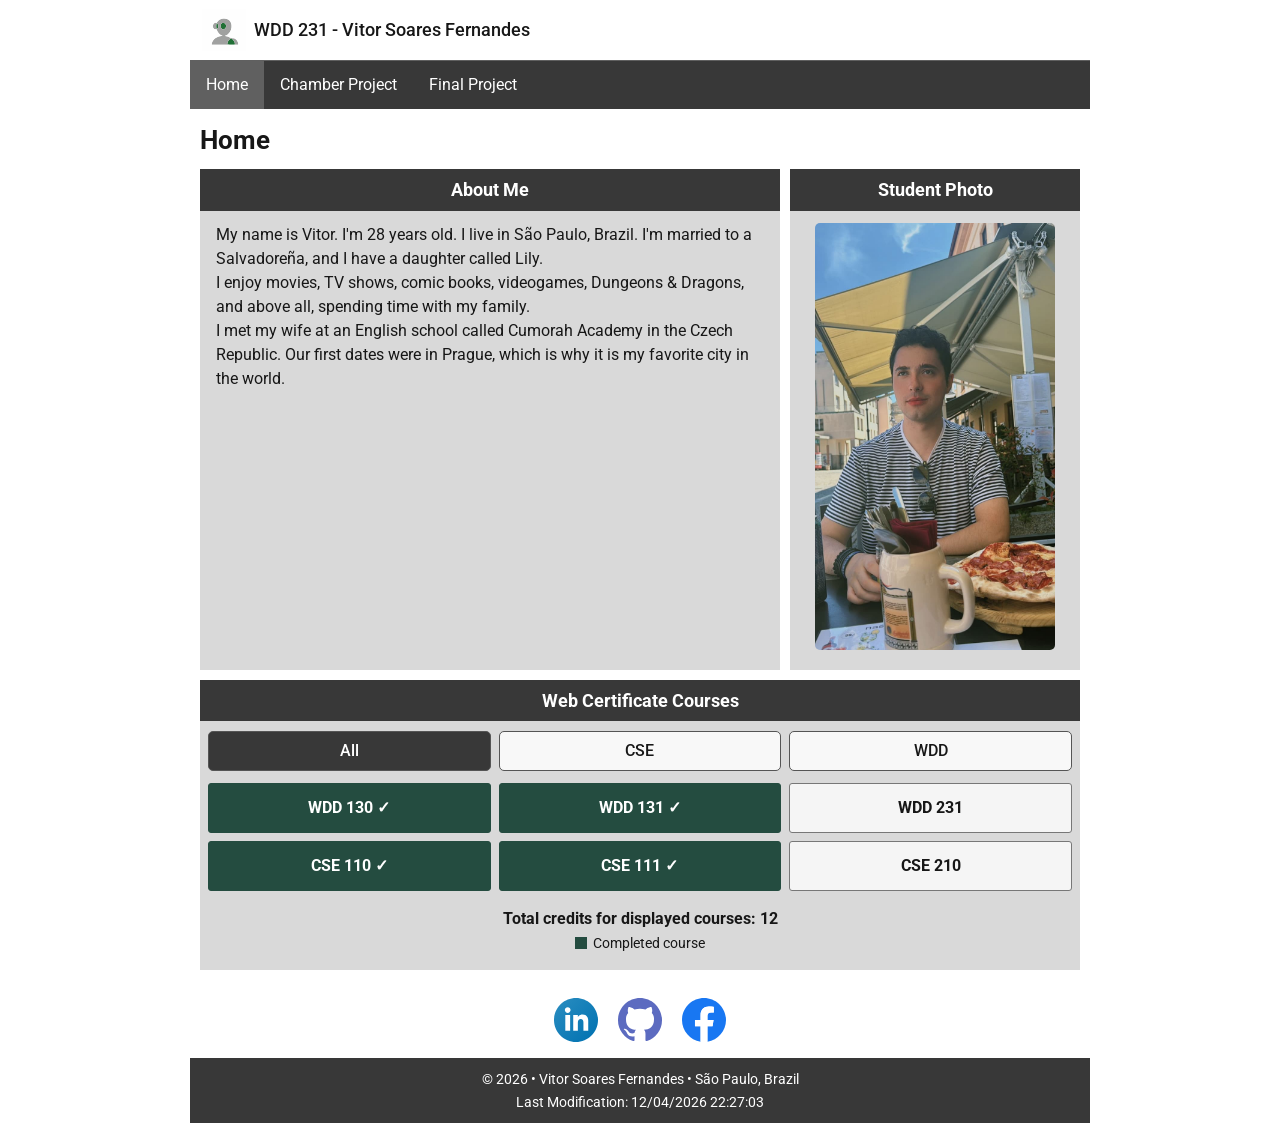
<file: index.html>
<!DOCTYPE html>
<html lang="en">

<head>
    <meta charset="UTF-8">
    <meta name="viewport" content="width=device-width, initial-scale=1.0">
    <meta name="author" content="Vitor Soares Fernandes">
    <meta name="description"
        content="WDD 231 course homepage featuring Vitor Soares Fernandes, web development projects, and a filterable list of Web and Computer Programming certificate courses.">
    <title>WDD 231 | Vitor Soares Fernandes</title>
    <link rel="preconnect" href="https://fonts.googleapis.com">
    <link rel="preconnect" href="https://fonts.gstatic.com" crossorigin>
    <link href="https://fonts.googleapis.com/css2?family=Roboto:wght@400;500;700&display=swap" rel="stylesheet">
    <link rel="stylesheet" href="styles/normalize.css">
    <link rel="stylesheet" href="styles/small.css">
    <link rel="stylesheet" href="styles/larger.css">
    <script src="scripts/navigation.js" defer></script>
    <script src="scripts/course.js" defer></script>
</head>

<body>
    <header>
        <img src="images/user.svg" alt="Site logo" width="44" height="44">
        <span>WDD 231 - Vitor Soares Fernandes</span>
        <button type="button" id="nav-button" class="hamburger" aria-label="Toggle navigation" aria-controls="nav-bar"
            aria-expanded="false"></button>
    </header>
    <nav id="nav-bar" class="navigation" aria-label="Main navigation">
        <ul>
            <li class="current"><a href="index.html" aria-current="page">Home</a></li>
            <li><a href="#">Chamber Project</a></li>
            <li><a href="#">Final Project</a></li>
        </ul>
    </nav>
    <main>
        <h1>Home</h1>
        <section class="about-me">
            <h2>About Me</h2>
            <p>My name is Vitor. I'm 28 years old. I live in São Paulo, Brazil. I'm married to a Salvadoreña, and I have
                a daughter called Lily.<br>
                I enjoy movies, TV shows, comic books, videogames, Dungeons &amp; Dragons, and above all, spending time
                with my family.<br>
                I met my wife at an English school called Cumorah Academy in the Czech Republic. Our first dates were in
                Prague, which is why it is my favorite city in the world.</p>
        </section>
        <section class="photo">
            <h2>Student Photo</h2>
            <img src="images/profile.jpg" alt="Portrait of Vitor" width="240" height="300">
        </section>
        <section class="course">
            <h2>Web Certificate Courses</h2>
            <div class="course-filters" role="group" aria-label="Filter courses by subject">
                <button type="button" class="filter-button active" data-filter="all" aria-pressed="true">All</button>
                <button type="button" class="filter-button" data-filter="CSE" aria-pressed="false">CSE</button>
                <button type="button" class="filter-button" data-filter="WDD" aria-pressed="false">WDD</button>
            </div>
            <div id="course-list" class="course-list" aria-live="polite"></div>
            <p class="course-total" id="course-total">Total credits: 0</p>
            <p class="course-legend"><span class="legend-indicator" aria-hidden="true"></span> Completed course</p>
        </section>
    </main>
    <footer>
        <div class="social-media">
            <a href="https://www.linkedin.com/in/vitor-s-fenandes/" aria-label="LinkedIn profile">
                <img src="images/linkedin.svg" alt="" width="44" height="44">
            </a>
            <a href="https://github.com/vitorsfernandes-br" aria-label="GitHub profile">
                <img src="images/github.svg" alt="" width="44" height="44">
            </a>
            <a href="https://www.facebook.com/" aria-label="Facebook">
                <img src="images/facebook.svg" alt="" width="44" height="44">
            </a>
        </div>
        <div class="footer-info">
            <p>&copy; <span id="currentyear"></span> • Vitor Soares Fernandes • São Paulo, Brazil</p>
            <p>Last Modification: <span id="lastModified"></span></p>
        </div>
    </footer>
</body>

</html>
</file>
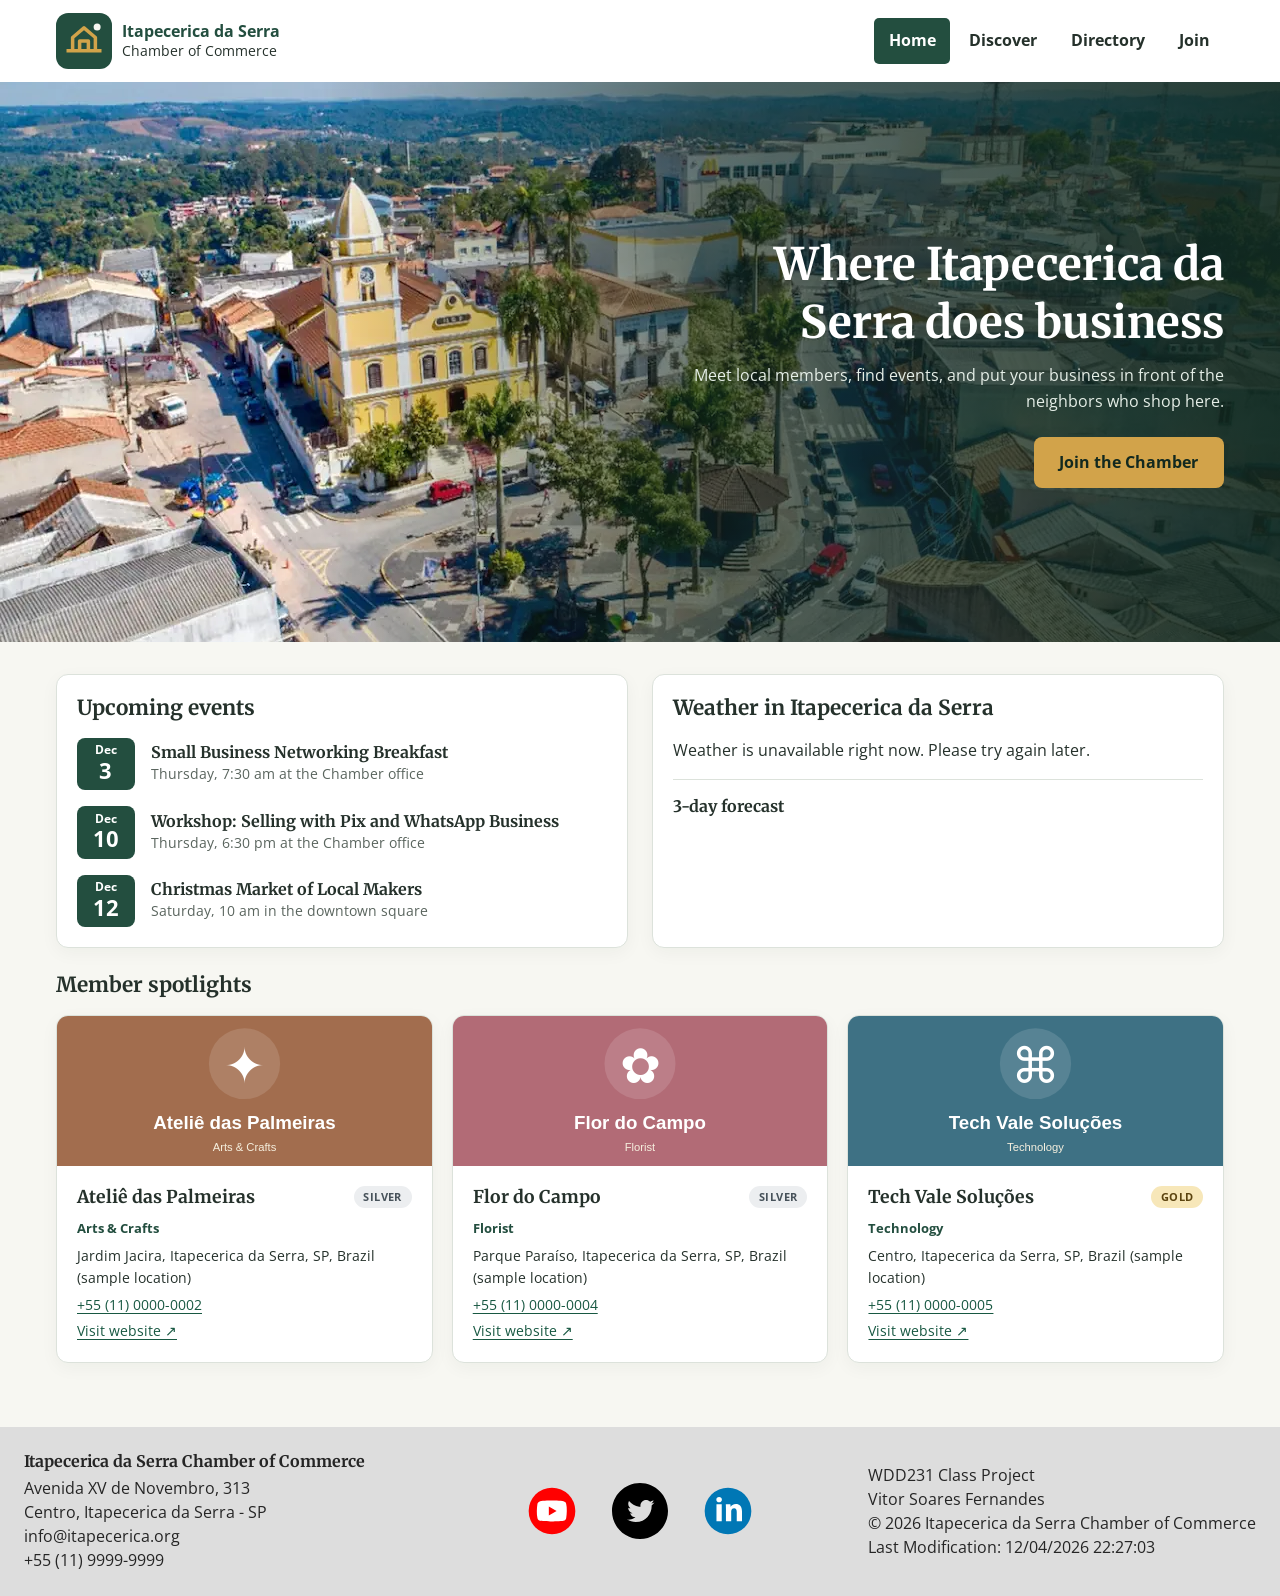
<file: chamber/index.html>
<!DOCTYPE html>
<html lang="en">

<head>
  <meta charset="UTF-8">
  <meta name="viewport" content="width=device-width, initial-scale=1.0">
  <meta name="author" content="Vitor Soares Fernandes">
  <meta name="description"
    content="Welcome to the Itapecerica da Serra Chamber of Commerce. Find local events, check the weather, meet featured members, and join the chamber.">
  <meta property="og:type" content="website">
  <meta property="og:title" content="Itapecerica da Serra Chamber of Commerce">
  <meta property="og:description"
    content="Local events, member spotlights, and ways to grow your business in Itapecerica da Serra, São Paulo.">
  <meta property="og:image" content="https://vitorsfernandes-br.github.io/wdd231/chamber/images/social-preview.jpg">
  <meta property="og:image:width" content="1200">
  <meta property="og:image:height" content="630">
  <meta property="og:image:type" content="image/jpg">
  <meta property="og:url" content="https://vitorsfernandes-br.github.io/wdd231/chamber/index.html">
  <link rel="icon" type="image/svg+xml" href="images/favicon.svg">
  <link rel="preconnect" href="https://fonts.googleapis.com">
  <link rel="preconnect" href="https://fonts.gstatic.com" crossorigin>
  <link
    href="https://fonts.googleapis.com/css2?family=Merriweather:wght@700&family=Open+Sans:wght@400;500;600;700&display=swap"
    rel="stylesheet">
  <link rel="stylesheet" href="styles/normalize.css">
  <link rel="stylesheet" href="styles/small.css">
  <link rel="stylesheet" href="styles/larger.css">
  <script src="scripts/navigation.js" defer></script>
  <script src="scripts/home.js" defer></script>
  <title>Home | Itapecerica da Serra Chamber of Commerce</title>
</head>

<body>
  <header class="site-header">
    <div class="header-inner">
      <a class="brand" href="index.html" aria-label="Itapecerica da Serra Chamber home">
        <img src="images/favicon.svg" alt="" width="56" height="56">
        <span class="brand-text"><strong>Itapecerica da Serra</strong><span>Chamber of Commerce</span></span>
      </a>
      <button type="button" id="menu-button" class="menu-button" aria-label="Open navigation menu"
        aria-controls="primary-navigation" aria-expanded="false">☰</button>
      <nav id="primary-navigation" class="primary-navigation" aria-label="Main navigation">
        <a href="index.html" aria-current="page">Home</a>
        <a href="discover.html">Discover</a>
        <a href="directory.html">Directory</a>
        <a href="join.html">Join</a>
      </nav>
    </div>
  </header>

  <main>
    <section class="hero" aria-labelledby="hero-heading">
      <picture>
        <source media="(max-width: 649px)" srcset="images/hero-small.webp">
        <img src="images/hero-home.webp" width="1920" height="842"
          alt="Aerial view of downtown Itapecerica da Serra with the yellow church and the main square.">
      </picture>
      <div class="hero-content">
        <div class="hero-copy">
          <h1 id="hero-heading">Where Itapecerica da Serra does business</h1>
          <p>Meet local members, find events, and put your business in front of the neighbors who shop here.</p>
          <a class="cta" href="join.html">Join the Chamber</a>
        </div>
      </div>
    </section>

    <div class="home-content">
      <section class="panel events" aria-labelledby="events-heading">
        <h2 id="events-heading">Upcoming events</h2>
        <ul class="event-list">
          <li>
            <time class="event-date" datetime="2026-12-03"><span>Dec</span><strong>3</strong></time>
            <div>
              <h3>Small Business Networking Breakfast</h3>
              <p>Thursday, 7:30 am at the Chamber office</p>
            </div>
          </li>
          <li>
            <time class="event-date" datetime="2026-12-10"><span>Dec</span><strong>10</strong></time>
            <div>
              <h3>Workshop: Selling with Pix and WhatsApp Business</h3>
              <p>Thursday, 6:30 pm at the Chamber office</p>
            </div>
          </li>
          <li>
            <time class="event-date" datetime="2026-12-12"><span>Dec</span><strong>12</strong></time>
            <div>
              <h3>Christmas Market of Local Makers</h3>
              <p>Saturday, 10 am in the downtown square</p>
            </div>
          </li>
        </ul>
      </section>

      <section class="panel weather" aria-labelledby="weather-heading">
        <h2 id="weather-heading">Weather in Itapecerica da Serra</h2>
        <div id="weather-current" class="weather-current" aria-live="polite">
          <p>Loading weather...</p>
        </div>
        <h3 class="forecast-heading">3-day forecast</h3>
        <ul id="weather-forecast" class="forecast-list"></ul>
      </section>

      <section class="spotlights" aria-labelledby="spotlight-heading">
        <h2 id="spotlight-heading">Member spotlights</h2>
        <div id="spotlight-container" class="spotlight-grid" aria-live="polite">
          <p>Loading members...</p>
        </div>
      </section>
    </div>
  </main>

  <footer>
    <div class="footer-content">
      <div class="footer-contact">
        <h3>Itapecerica da Serra Chamber of Commerce</h3>
        <p>Avenida XV de Novembro, 313</p>
        <p>Centro, Itapecerica da Serra - SP</p>
        <p>info@itapecerica.org</p>
        <p>+55 (11) 9999-9999</p>
      </div>

      <div class="social-media">
        <a href="https://www.youtube.com/" target="_blank" rel="noopener noreferrer" aria-label="YouTube">
          <img src="images/youtube.svg" alt="YouTube" width="48" height="48">
        </a>

        <a href="https://www.twitter.com/" target="_blank" rel="noopener noreferrer" aria-label="Twitter">
          <img src="images/twitter.svg" alt="Twitter" width="48" height="48">
        </a>

        <a href="https://www.linkedin.com/" target="_blank" rel="noopener noreferrer" aria-label="LinkedIn">
          <img src="images/linkedin.svg" alt="LinkedIn" width="48" height="48">
        </a>
      </div>

      <div class="footer-info">
        <p>WDD231 Class Project</p>
        <p>Vitor Soares Fernandes</p>
        <p>&copy; <span id="currentyear"></span> Itapecerica da Serra Chamber of Commerce</p>
        <p>Last Modification: <span id="lastModified"></span></p>
      </div>
    </div>
  </footer>

</body>

</html>
</file>
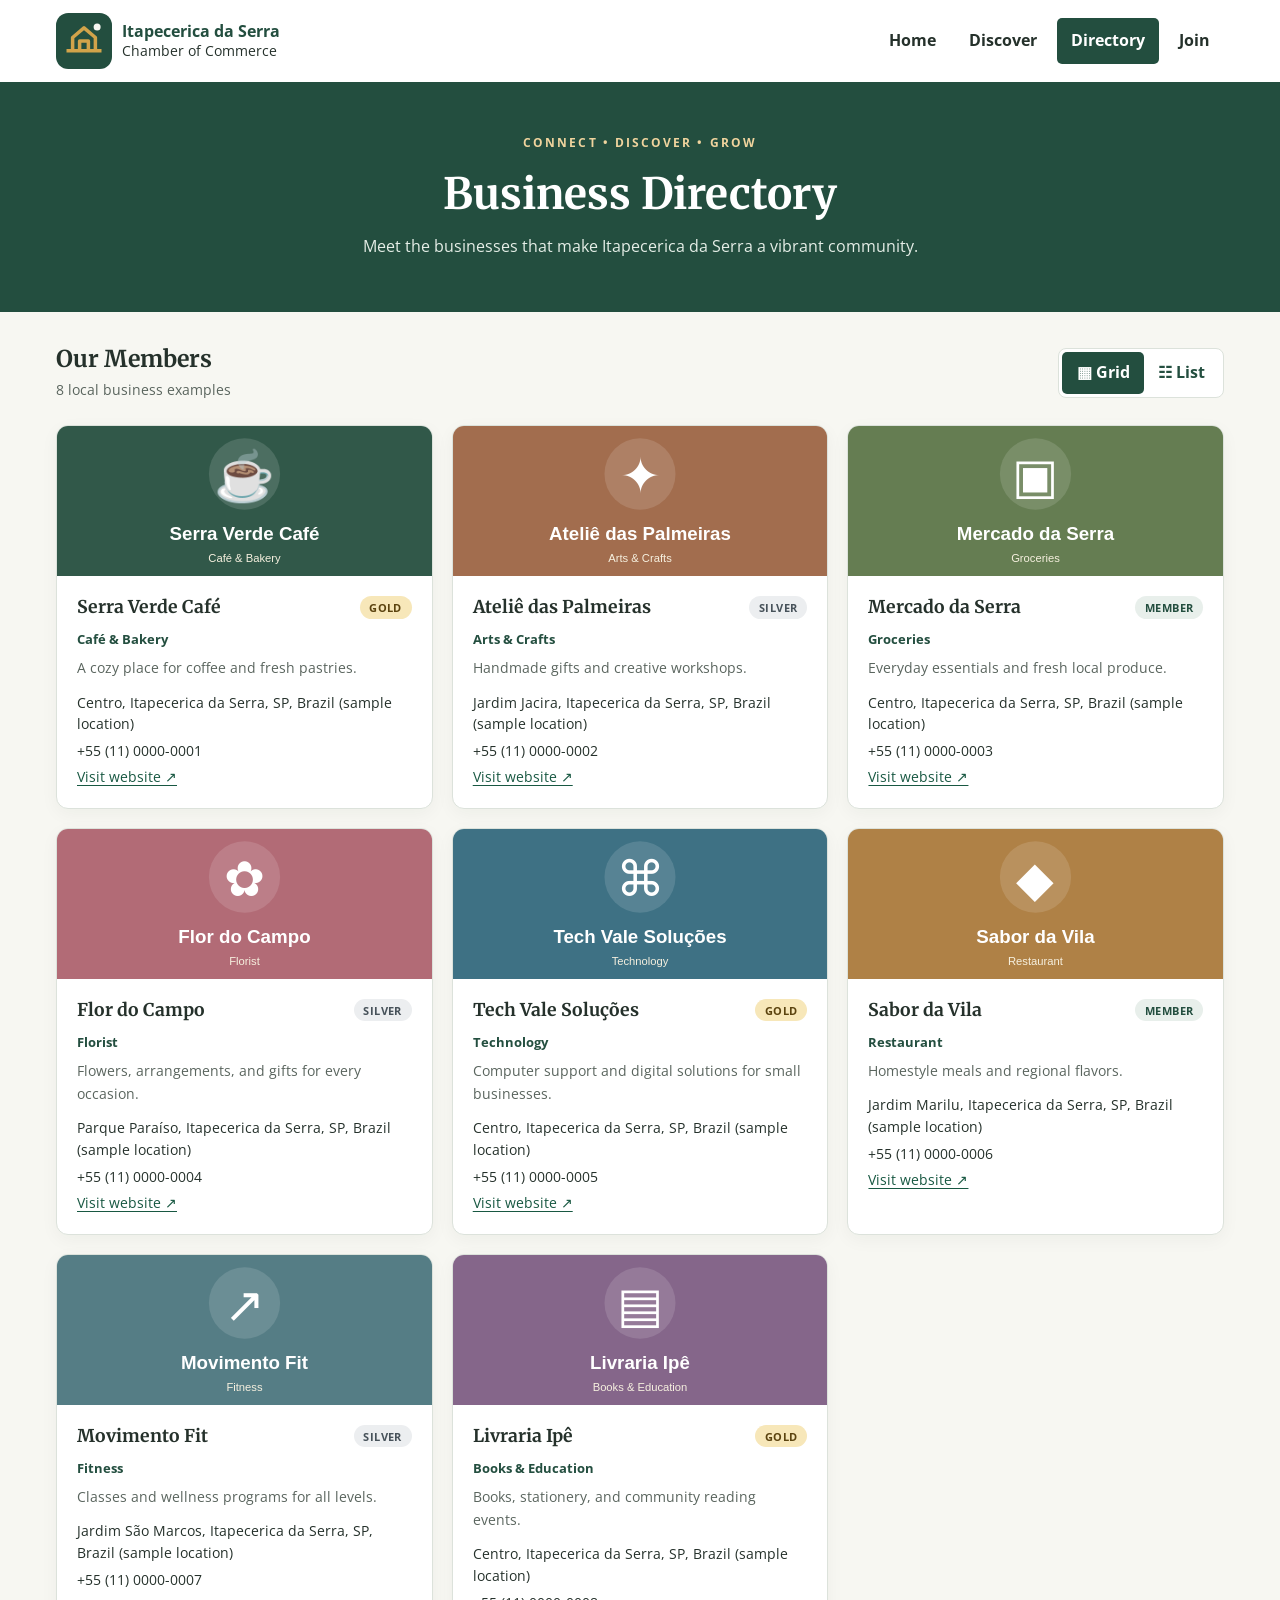
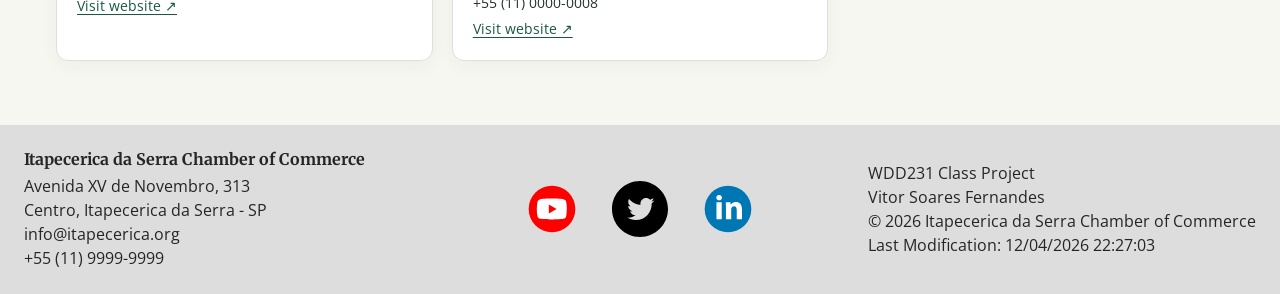
<file: chamber/directory.html>
<!DOCTYPE html>
<html lang="en">

<head>
  <meta charset="UTF-8">
  <meta name="viewport" content="width=device-width, initial-scale=1.0">
  <meta name="author" content="Vitor Soares Fernandes">
  <meta name="description"
    content="Explore local businesses in Itapecerica da Serra. Browse members of the community chamber directory.">
  <meta property="og:type" content="website">
  <meta property="og:title" content="Business Directory | Itapecerica da Serra Chamber">
  <meta property="og:description" content="Discover businesses and organizations in Itapecerica da Serra, São Paulo.">
  <meta property="og:image" content="https://vitorsfernandes-br.github.io/wdd231/chamber/images/social-preview.jpg">
  <meta property="og:image:width" content="1200">
  <meta property="og:image:height" content="630">
  <meta property="og:image:type" content="image/jpg">
  <meta property="og:url" content="https://vitorsfernandes-br.github.io/wdd231/chamber/directory.html">
  <link rel="icon" type="image/svg+xml" href="images/favicon.svg">
  <link rel="preconnect" href="https://fonts.googleapis.com">
  <link rel="preconnect" href="https://fonts.gstatic.com" crossorigin>
  <link
    href="https://fonts.googleapis.com/css2?family=Merriweather:wght@700&family=Open+Sans:wght@400;500;600;700&display=swap"
    rel="stylesheet">
  <link rel="stylesheet" href="styles/normalize.css">
  <link rel="stylesheet" href="styles/small.css">
  <link rel="stylesheet" href="styles/larger.css">
  <script src="scripts/navigation.js" defer></script>
  <script src="scripts/directory.js" defer></script>
  <title>Business Directory | Itapecerica da Serra Chamber of Commerce</title>
</head>

<body>
  <header class="site-header">
    <div class="header-inner">
      <a class="brand" href="index.html" aria-label="Itapecerica da Serra Chamber home">
        <img src="images/favicon.svg" alt="" width="56" height="56">
        <span class="brand-text"><strong>Itapecerica da Serra</strong><span>Chamber of Commerce</span></span>
      </a>
      <button type="button" id="menu-button" class="menu-button" aria-label="Open navigation menu"
        aria-controls="primary-navigation" aria-expanded="false">☰</button>
      <nav id="primary-navigation" class="primary-navigation" aria-label="Main navigation">
        <a href="index.html">Home</a>
        <a href="discover.html">Discover</a>
        <a href="directory.html" aria-current="page">Directory</a>
        <a href="join.html">Join</a>
      </nav>
    </div>
  </header>
  <main>
    <section class="page-intro" aria-labelledby="directory-heading">
      <p class="eyebrow">CONNECT • DISCOVER • GROW</p>
      <h1 id="directory-heading">Business Directory</h1>
      <p>Meet the businesses that make Itapecerica da Serra a vibrant community.</p>
    </section>
    <section class="directory-section" aria-label="Chamber members">
      <div class="directory-toolbar">
        <div>
          <h2>Our Members</h2>
          <p id="member-count" aria-live="polite">Loading members...</p>
        </div>
        <div class="view-controls" role="group" aria-label="Directory display mode">
          <button type="button" id="grid-button" class="view-button active" aria-pressed="true">▦ Grid</button>
          <button type="button" id="list-button" class="view-button" aria-pressed="false">☷ List</button>
        </div>
      </div>
      <div id="members" class="members-grid" aria-live="polite"></div>

    </section>
  </main>
  <footer>
    <div class="footer-content">
      <div class="footer-contact">
        <h3>Itapecerica da Serra Chamber of Commerce</h3>
        <p>Avenida XV de Novembro, 313</p>
        <p>Centro, Itapecerica da Serra - SP</p>
        <p>info@itapecerica.org</p>
        <p>+55 (11) 9999-9999</p>
      </div>

      <div class="social-media">
        <a href="https://www.youtube.com/" target="_blank" rel="noopener noreferrer" aria-label="YouTube">
          <img src="images/youtube.svg" alt="YouTube" width="48" height="48">
        </a>

        <a href="https://www.twitter.com/" target="_blank" rel="noopener noreferrer" aria-label="Twitter">
          <img src="images/twitter.svg" alt="Twitter" width="48" height="48">
        </a>

        <a href="https://www.linkedin.com/" target="_blank" rel="noopener noreferrer" aria-label="LinkedIn">
          <img src="images/linkedin.svg" alt="LinkedIn" width="48" height="48">
        </a>
      </div>

      <div class="footer-info">
        <p>WDD231 Class Project</p>
        <p>Vitor Soares Fernandes</p>
        <p>&copy; <span id="currentyear"></span> Itapecerica da Serra Chamber of Commerce</p>
        <p>Last Modification: <span id="lastModified"></span></p>
      </div>
    </div>
  </footer>

</body>

</html>
</file>
<file: styles/small.css>
:root {
    --navigation-color: #383838;
    --selection-color: #606060;
    --section-color: #d9d9d9;
    --text-color: #fff;
    --completed-background: #244c40;
    --completed-text: #fff;
}

* {
    box-sizing: border-box;
}

body {
    margin: 0;
    font-family: 'Roboto', Arial, sans-serif;
    line-height: 1.5;
    color: #171717;
}

header {
    display: grid;
    grid-template-columns: 44px minmax(0, 1fr) 44px;
    align-items: center;
    padding: 8px 12px;
    column-gap: 8px;
    border-bottom: 1px solid var(--selection-color);
}

header span {
    font-size: 1.1rem;
    text-align: center;
    font-weight: 500;
}

header img {
    display: block;
    width: 44px;
    height: 44px;
    object-fit: contain;
}

.hamburger {
    border: 0;
    background: none;
    cursor: pointer;
    font-size: 1.8rem;
    min-height: 44px;
}

.hamburger::before {
    content: '\2630';
}

.hamburger.show::before {
    content: '\00D7';
}

.navigation {
    display: none;
    background: var(--navigation-color);
}

.navigation.show {
    display: block;
}

.navigation ul {
    list-style: none;
    padding: 0;
    margin: 0;
}

.navigation li {
    margin: 0;
}

.navigation a {
    display: block;
    padding: 12px 16px;
    text-decoration: none;
    color: var(--text-color);
}

.navigation li:hover,
.navigation li:focus-within,
.navigation .current {
    background: var(--selection-color);
}

main {
    padding: 0 10px;
}

h1 {
    margin: 12px 0 8px;
    font-size: 1.6rem;
}

h2 {
    background: var(--navigation-color);
    color: var(--text-color);
    text-align: center;
    padding: 7px 10px;
    margin: 0;
    font-size: 1.15rem;
}

section {
    background: var(--section-color);
    margin: 10px 0;
    padding-bottom: 8px;
    min-width: 0;
}

section p {
    padding: 12px 16px;
    margin: 0;
}

.photo img {
    display: block;
    margin: 12px auto;
    width: min(15rem, calc(100% - 24px));
    height: auto;
    border-radius: 5px;
}

.course-filters {
    display: grid;
    grid-template-columns: repeat(3, minmax(0, 1fr));
    gap: 8px;
    padding: 10px 8px 4px;
}

.filter-button {
    min-width: 0;
    min-height: 40px;
    border: 1px solid #555;
    border-radius: 5px;
    background: #f8f8f8;
    color: #171717;
    cursor: pointer;
    font: inherit;
    font-weight: 500;
}

.filter-button:hover,
.filter-button:focus-visible {
    background: #e0e0e0;
}

.filter-button.active {
    color: #fff;
    background: var(--navigation-color);
}

.course-list {
    display: grid;
    grid-template-columns: 1fr;
    gap: 8px;
    padding: 8px;
}

.course-card {
    background: #f5f5f5;
    border: 1px solid #777;
    border-radius: 3px;
    text-align: center;
    padding: 12px 8px;
    font-weight: 700;
}

.course-card.completed {
    background: var(--completed-background);
    border-color: var(--completed-background);
    color: var(--completed-text);
}

.course-card.completed::after {
    content: ' ✓';
}

.course .course-total {
    text-align: center;
    font-weight: 700;
    padding: 8px 10px 0;
}

.course .course-legend {
    text-align: center;
    font-size: .85rem;
    padding: 2px 8px 8px;
}

.legend-indicator {
    display: inline-block;
    width: 12px;
    height: 12px;
    background: var(--completed-background);
    vertical-align: -1px;
    margin-right: 3px;
}

footer {
    text-align: center;
}

.social-media {
    display: flex;
    justify-content: center;
    align-items: center;
    gap: 20px;
    padding: 16px 0;
}

.social-media img {
    display: block;
    width: 44px;
    height: 44px;
}

.footer-info {
    background: var(--navigation-color);
    color: var(--text-color);
    padding: 8px 12px;
}

.footer-info p {
    margin: 3px 0;
    font-size: .85rem;
}

:focus-visible {
    outline: 3px solid #167bd1;
    outline-offset: 2px;
}
</file>
<file: styles/larger.css>
@media only screen and (min-width: 640px) {

    header,
    main,
    nav,
    footer {
        max-width: 900px;
        margin-left: auto;
        margin-right: auto;
    }

    header {
        grid-template-columns: 44px minmax(0, 1fr);
    }

    header span {
        text-align: left;
    }

    .hamburger {
        display: none;
    }

    .navigation {
        display: block;
    }

    .navigation ul {
        display: flex;
        justify-content: flex-start;
    }

    main {
        display: grid;
        grid-template-columns: minmax(0, 2fr) minmax(0, 1fr);
        gap: 10px;
    }

    main h1 {
        grid-column: 1 / -1;
        margin-bottom: 0;
    }

    main section {
        margin: 0;
    }

    .about-me {
        grid-column: 1 / 2;
    }

    .photo {
        grid-column: 2 / 3;
    }

    .course {
        grid-column: 1 / -1;
    }

    .course-list {
        grid-template-columns: repeat(3, minmax(0, 1fr));
    }

    footer {
        margin-top: 12px;
    }
}
</file>
<file: chamber/styles/small.css>
:root {
    --forest: #234e3f;
    --gold: #d2a34a;
    --cream: #f7f7f2;
    --ink: #25312b;
    --muted: #5a655e;
    --line: #dce2db;
    --forest-deep: #12291f;
}

body {
    min-width: 320px;
    font-family: "Open Sans", sans-serif;
    line-height: 1.6;
    background: var(--cream);
    color: var(--ink);
}

h1,
h2,
h3 {
    font-family: Merriweather, Georgia, serif;
    line-height: 1.3;
}

a:focus-visible,
button:focus-visible {
    outline: 3px solid var(--gold);
    outline-offset: 3px;
}

.site-header {
    background: #fff;
    box-shadow: 0 2px 12px #152b2110;
}

.header-inner {
    max-width: 1200px;
    margin: auto;
    padding: .8rem 1rem;
    display: flex;
    align-items: center;
    justify-content: space-between;
    flex-wrap: wrap;
}

.brand {
    display: flex;
    align-items: center;
    gap: .65rem;
    text-decoration: none;
    min-width: 0;
}

.brand-text {
    display: flex;
    flex-direction: column;
    line-height: 1.3;
    font-size: .75rem;
}

.brand-text strong {
    color: var(--forest);
    font-size: .86rem;
}

.menu-button {
    cursor: pointer;
    border: 1px solid var(--line);
    color: var(--forest);
    background: white;
    padding: .2rem .7rem;
    border-radius: 6px;
    font-size: 1.6rem;
}

.primary-navigation {
    display: none;
    flex-basis: 100%;
    flex-direction: column;
    margin-top: .75rem;
}

.primary-navigation.open {
    display: flex;
}

.primary-navigation a {
    text-decoration: none;
    font-weight: 700;
    padding: .65rem 1rem;
}

.primary-navigation a:hover,
.primary-navigation a[aria-current="page"] {
    background: var(--forest);
    color: white;
    border-radius: 5px;
}

.page-intro {
    text-align: center;
    background: var(--forest);
    color: white;
    padding: 3.3rem 1rem;
}

.page-intro .eyebrow {
    letter-spacing: .18em;
    font-size: .72rem;
    color: #f0d49e;
    font-weight: 700;
    margin-bottom: .8rem;
}

.page-intro h1 {
    font-size: clamp(1.65rem, 5vw, 2.7rem);
    margin-bottom: .75rem;
}

.page-intro>p:last-child {
    max-width: 580px;
    margin: auto;
    color: #e5eee7;
}

.directory-section {
    max-width: 1200px;
    margin: 0 auto;
    padding: 2rem 1rem 4rem;
}

.directory-toolbar {
    display: flex;
    flex-wrap: wrap;
    justify-content: space-between;
    align-items: center;
    gap: 1rem;
    margin-bottom: 1.5rem;
}

.directory-toolbar h2 {
    font-size: 1.45rem;
}

#member-count {
    color: var(--muted);
    font-size: .9rem;
    margin-top: .25rem;
}

.view-controls {
    display: flex;
    border: 1px solid var(--line);
    padding: .2rem;
    background: #fff;
    border-radius: 8px;
}

.view-button {
    cursor: pointer;
    background: transparent;
    border: none;
    border-radius: 5px;
    padding: .5rem .9rem;
    color: var(--forest);
    font-weight: 700;
}

.view-button.active {
    background: var(--forest);
    color: white;
}

.members-grid {
    display: grid;
    grid-template-columns: 1fr;
    gap: 1.2rem;
    min-height: 900px;
}

.member-card {
    display: flex;
    flex-direction: column;
    background: #fff;
    border: 1px solid var(--line);
    border-radius: 12px;
    overflow: hidden;
    box-shadow: 0 5px 18px #10251a0b;
}

.member-image {
    width: 100%;
    height: 150px;
    object-fit: cover;
    background: #e9eee8;
}

.member-info {
    padding: 1.25rem;
    flex: 1;
    min-width: 0;
}

.member-topline {
    display: flex;
    justify-content: space-between;
    align-items: flex-start;
    flex-wrap: wrap;
    gap: .5rem;
    margin-bottom: .6rem;
}

.member-card h3 {
    font-size: 1.1rem;
    overflow-wrap: anywhere;
}

.level {
    font-size: .68rem;
    text-transform: uppercase;
    font-weight: 700;
    letter-spacing: .04em;
    border-radius: 100px;
    padding: .15rem .6rem;
    background: #e8efeb;
    color: var(--forest);
}

.level-gold {
    background: #f7e7b9;
    color: #5b430f;
}

.level-silver {
    background: #eceef0;
    color: #47525a;
}

.category {
    color: var(--forest);
    font-weight: 700;
    font-size: .83rem;
    margin-bottom: .35rem;
}

.description {
    color: var(--muted);
    font-size: .9rem;
    margin-bottom: .8rem;
}

.member-details {
    font-style: normal;
    font-size: .85rem;
    display: grid;
    gap: .3rem;
    overflow-wrap: anywhere;
}

.member-details a {
    color: #185842;
    text-underline-offset: 3px;
}

.members-list {
    display: flex;
    flex-direction: column;
    gap: .7rem;
}

.members-list .member-card {
    flex-direction: row;
}

.members-list .member-image {
    display: none;
}

.members-list .member-info {
    padding: 1rem;
}

.members-list .description {
    display: none;
}

/**************** FOOTER - MOBILE ****************/

footer {
    background-color: #ddd;
    color: #252525;
    padding: 1.5rem;
    width: 100%;
    box-sizing: border-box;
}

.footer-content {
    display: grid;
    grid-template-columns: 1fr;
    gap: 1.5rem;
}

.footer-contact h3 {
    font-size: 1rem;
    margin: 0 0 0.25rem;
}

.footer-contact p,
.footer-info p {
    margin: 0;
    line-height: 1.5;
}

.social-media {
    display: flex;
    justify-content: center;
    align-items: center;
    gap: 1.5rem;
}

.social-media a {
    display: flex;
    justify-content: center;
    align-items: center;
    width: 64px;
    height: 64px;
}

.social-media img {
    width: 56px;
    height: 56px;
    object-fit: contain;
    display: block;
}

.social-media a:hover {
    opacity: 0.7;
}

/**************** HOME - MOBILE ****************/

.hero {
    position: relative;
    background: var(--forest-deep);
}

.hero img {
    display: block;
    width: 100%;
    height: clamp(440px, 60vw, 560px);
    object-fit: cover;
    object-position: 72% bottom;
}

.hero-content {
    position: absolute;
    inset: 0;
    display: flex;
    align-items: flex-start;
    padding: 2rem max(1rem, calc((100% - 1200px) / 2 + 1rem));
    background: linear-gradient(to bottom, #12291fe6 0%, #12291f99 45%, #12291f00 80%);
    color: white;
}

.hero-copy {
    max-width: 34rem;
}

.hero h1 {
    font-size: clamp(1.7rem, 6vw, 2.8rem);
    margin-bottom: .75rem;
}

.hero p {
    color: #e5eee7;
    margin-bottom: 1.4rem;
}

.cta {
    display: inline-block;
    padding: .8rem 1.6rem;
    border-radius: 8px;
    background: var(--gold);
    color: var(--forest-deep);
    font-weight: 700;
    text-decoration: none;
}

.cta:hover {
    background: #e3b861;
}

.home-content {
    max-width: 1200px;
    margin: 0 auto;
    padding: 2rem 1rem 4rem;
    display: grid;
    gap: 1.5rem;
}

.panel {
    background: #fff;
    border: 1px solid var(--line);
    border-radius: 12px;
    padding: 1.25rem;
    box-shadow: 0 5px 18px #10251a0b;
}

.panel h2,
.spotlights h2 {
    font-size: 1.3rem;
    margin-bottom: 1rem;
}

/* Events */
.event-list {
    list-style: none;
    margin: 0;
    padding: 0;
    display: grid;
    gap: 1rem;
}

.event-list li {
    display: flex;
    gap: 1rem;
    align-items: center;
}

.event-date {
    flex: none;
    display: flex;
    flex-direction: column;
    align-items: center;
    width: 3.6rem;
    padding: .35rem 0;
    border-radius: 8px;
    background: var(--forest);
    color: white;
    line-height: 1.2;
}

.event-date span {
    font-size: .75rem;
    font-weight: 700;
}

.event-date strong {
    font-size: 1.4rem;
}

.event-list h3 {
    font-size: 1rem;
}

.event-list p {
    color: var(--muted);
    font-size: .875rem;
}

/* Weather */
.weather-current {
    display: flex;
    align-items: center;
    gap: .5rem;
    margin-bottom: 1rem;
}

.weather-icon {
    flex: none;
    background: #e9eee8;
    border-radius: 50%;
}

.weather-temp {
    font: 700 2.4rem/1.1 Merriweather, Georgia, serif;
    color: var(--forest);
}

.weather-description {
    font-weight: 600;
}

.weather-extra {
    color: var(--muted);
    font-size: .85rem;
}

.forecast-heading {
    font-size: 1rem;
    margin-bottom: .6rem;
    padding-top: 1rem;
    border-top: 1px solid var(--line);
}

.forecast-list {
    list-style: none;
    margin: 0;
    padding: 0;
    display: grid;
    grid-template-columns: repeat(3, 1fr);
    gap: .5rem;
    text-align: center;
}

.forecast-day h4 {
    font-size: .85rem;
}

.forecast-day img {
    display: block;
    margin: 0 auto;
}

.forecast-temp {
    font-size: .8rem;
    color: var(--muted);
}

/* Spotlights */
.spotlight-grid {
    display: grid;
    grid-template-columns: 1fr;
    gap: 1.2rem;
}
</file>
<file: chamber/styles/larger.css>
@media (min-width: 650px) {
  .members-grid {
    grid-template-columns: repeat(2, minmax(0, 1fr));
  }

  .members-list .member-info {
    display: grid;
    grid-template-columns: minmax(0, 1fr) minmax(0, 1.3fr);
    align-items: center;
    gap: 1rem;
  }

  .members-list .category {
    grid-column: 1;
  }

  .members-list .member-details {
    grid-column: 2;
    grid-row: 1 / span 2;
  }

  /**************** FOOTER ****************/

  .footer-content {
    grid-template-columns: 1fr 1fr 1fr;
    align-items: center;
    gap: 1rem;
  }

  .footer-contact {
    justify-self: start;
  }

  .social-media {
    justify-self: center;
    align-self: center;
    display: flex;
    justify-content: center;
    align-items: center;
    gap: 1.5rem;
  }

  .footer-info {
    justify-self: end;
  }
}

@media (min-width: 850px) {
  .header-inner {
    flex-wrap: nowrap;
  }

  .brand-text {
    font-size: .9rem;
  }

  .brand-text strong {
    font-size: 1rem;
  }

  .menu-button {
    display: none;
  }

  .primary-navigation {
    display: flex;
    flex-direction: row;
    flex-basis: auto;
    margin: 0;
    gap: .3rem;
  }

  .primary-navigation a {
    padding: .65rem .9rem;
  }

  .members-grid {
    grid-template-columns: repeat(3, minmax(0, 1fr));
  }

  .members-list {
    display: flex;
  }
}

@media (min-width: 650px) {
  /**************** HOME ****************/

  .hero-content {
    align-items: center;
    justify-content: flex-end;
    background: linear-gradient(to left, #12291fe6 0%, #12291f99 45%, #12291f00 75%);
  }

  .hero-copy {
    text-align: right;
  }

  .home-content {
    grid-template-columns: repeat(2, minmax(0, 1fr));
    gap: 1.5rem;
  }

  .hero-copy {
    text-align: right;
  }

  .spotlights {
    grid-column: 1 / -1;
  }
}

@media (min-width: 850px) {
  .spotlight-grid {
    grid-template-columns: repeat(3, minmax(0, 1fr));
  }
}
</file>
